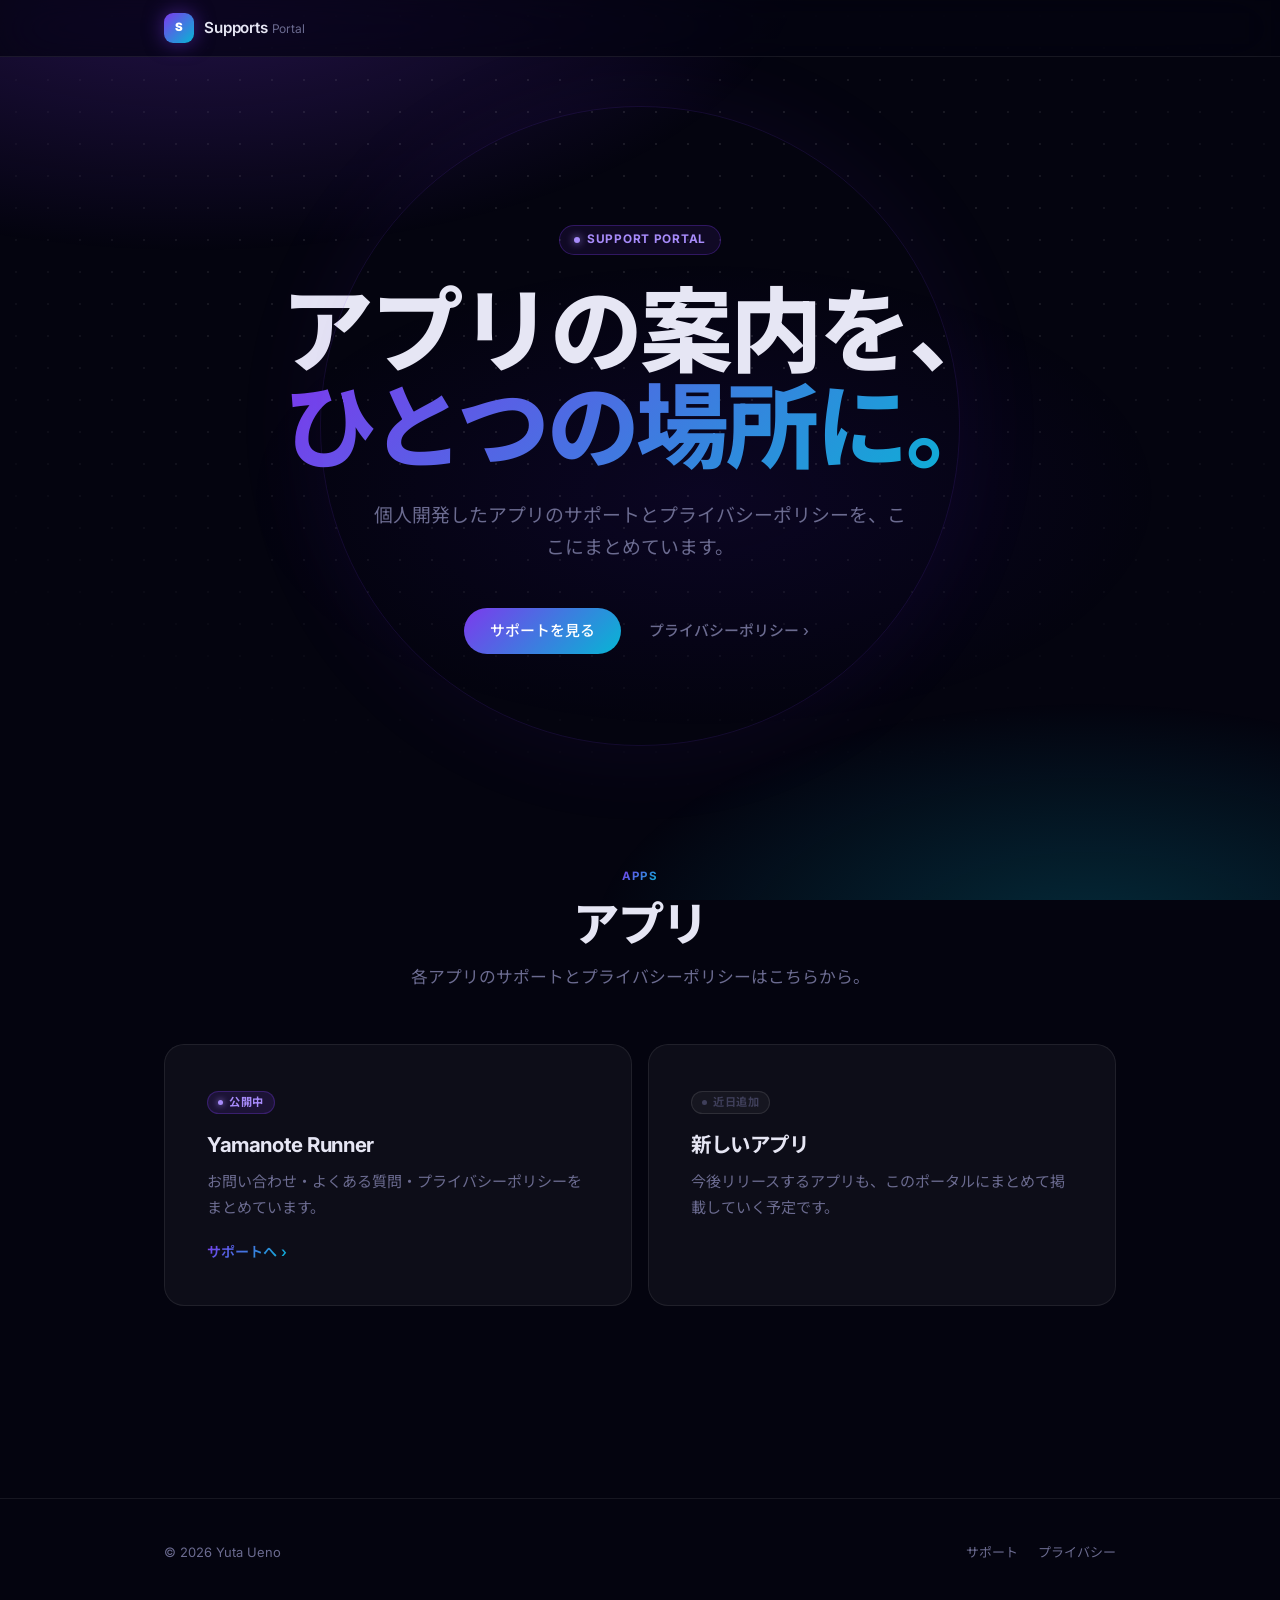
<file: index.html>
<!doctype html>
<html lang="ja">
  <head>
    <meta charset="utf-8">
    <meta name="viewport" content="width=device-width, initial-scale=1">
    <title>Supports｜アプリサポート</title>
    <meta name="description" content="個人開発アプリのサポートとプライバシーポリシーをまとめたポータル。">
    <link rel="canonical" href="https://yuta-u-tech.github.io/Supports/">
    <link rel="icon" href="assets/favicon.svg" type="image/svg+xml">
    <link rel="apple-touch-icon" href="assets/apple-touch-icon.png">
    <meta property="og:type" content="website">
    <meta property="og:title" content="Supports｜アプリサポート">
    <meta property="og:description" content="個人開発アプリのサポートとプライバシーポリシーをまとめたポータル。">
    <meta property="og:url" content="https://yuta-u-tech.github.io/Supports/">
    <meta property="og:image" content="https://yuta-u-tech.github.io/Supports/assets/og.png">
    <meta name="twitter:card" content="summary_large_image">
    <link rel="stylesheet" href="assets/styles.css">
  </head>
  <body>
    <header class="nav">
      <div class="nav-inner">
        <a class="nav-brand" href="./">
          <span class="nav-logo" aria-hidden="true">S</span>
          <span class="nav-name">Supports<span class="nav-sub">&thinsp;Portal</span></span>
        </a>
      </div>
    </header>

    <main>
      <section class="hero">
        <div class="hero-inner">
          <p class="eyebrow reveal reveal-1">Support Portal</p>
          <h1 class="hero-title reveal reveal-2">
            アプリの案内を、<br>
            <span class="gradient-text">ひとつの場所に。</span>
          </h1>
          <p class="hero-lead reveal reveal-3">
            個人開発したアプリのサポートとプライバシーポリシーを、ここにまとめています。
          </p>
          <div class="actions reveal reveal-3">
            <a class="btn btn-primary" href="apps/yamanote-runner/">サポートを見る</a>
            <a class="btn btn-text" href="apps/yamanote-runner/privacy/">プライバシーポリシー&nbsp;›</a>
          </div>
        </div>
      </section>

      <section class="section">
        <div class="container">
          <header class="section-head center reveal reveal-1">
            <p class="label">Apps</p>
            <h2>アプリ</h2>
            <p class="section-sub">
              各アプリのサポートとプライバシーポリシーはこちらから。
            </p>
          </header>

          <div class="grid">
            <a class="card reveal reveal-2" href="apps/yamanote-runner/">
              <span class="badge">公開中</span>
              <h3>Yamanote Runner</h3>
              <p>
                お問い合わせ・よくある質問・プライバシーポリシーをまとめています。
              </p>
              <span class="card-link">サポートへ&nbsp;›</span>
            </a>

            <article class="card reveal reveal-3">
              <span class="badge alt">近日追加</span>
              <h3>新しいアプリ</h3>
              <p>
                今後リリースするアプリも、このポータルにまとめて掲載していく予定です。
              </p>
            </article>
          </div>
        </div>
      </section>
    </main>

    <footer class="footer">
      <div class="container footer-inner">
        <span>© 2026 Yuta Ueno</span>
        <nav class="footer-links" aria-label="フッターナビゲーション">
          <a href="apps/yamanote-runner/">サポート</a>
          <a href="apps/yamanote-runner/privacy/">プライバシー</a>
        </nav>
      </div>
    </footer>

    <script>
      const io = new IntersectionObserver(
        entries => entries.forEach(e => { if (e.isIntersecting) { e.target.classList.add('visible'); io.unobserve(e.target); } }),
        { threshold: 0.12 }
      );
      document.querySelectorAll('.reveal').forEach(el => io.observe(el));
    </script>
  </body>
</html>
</file>
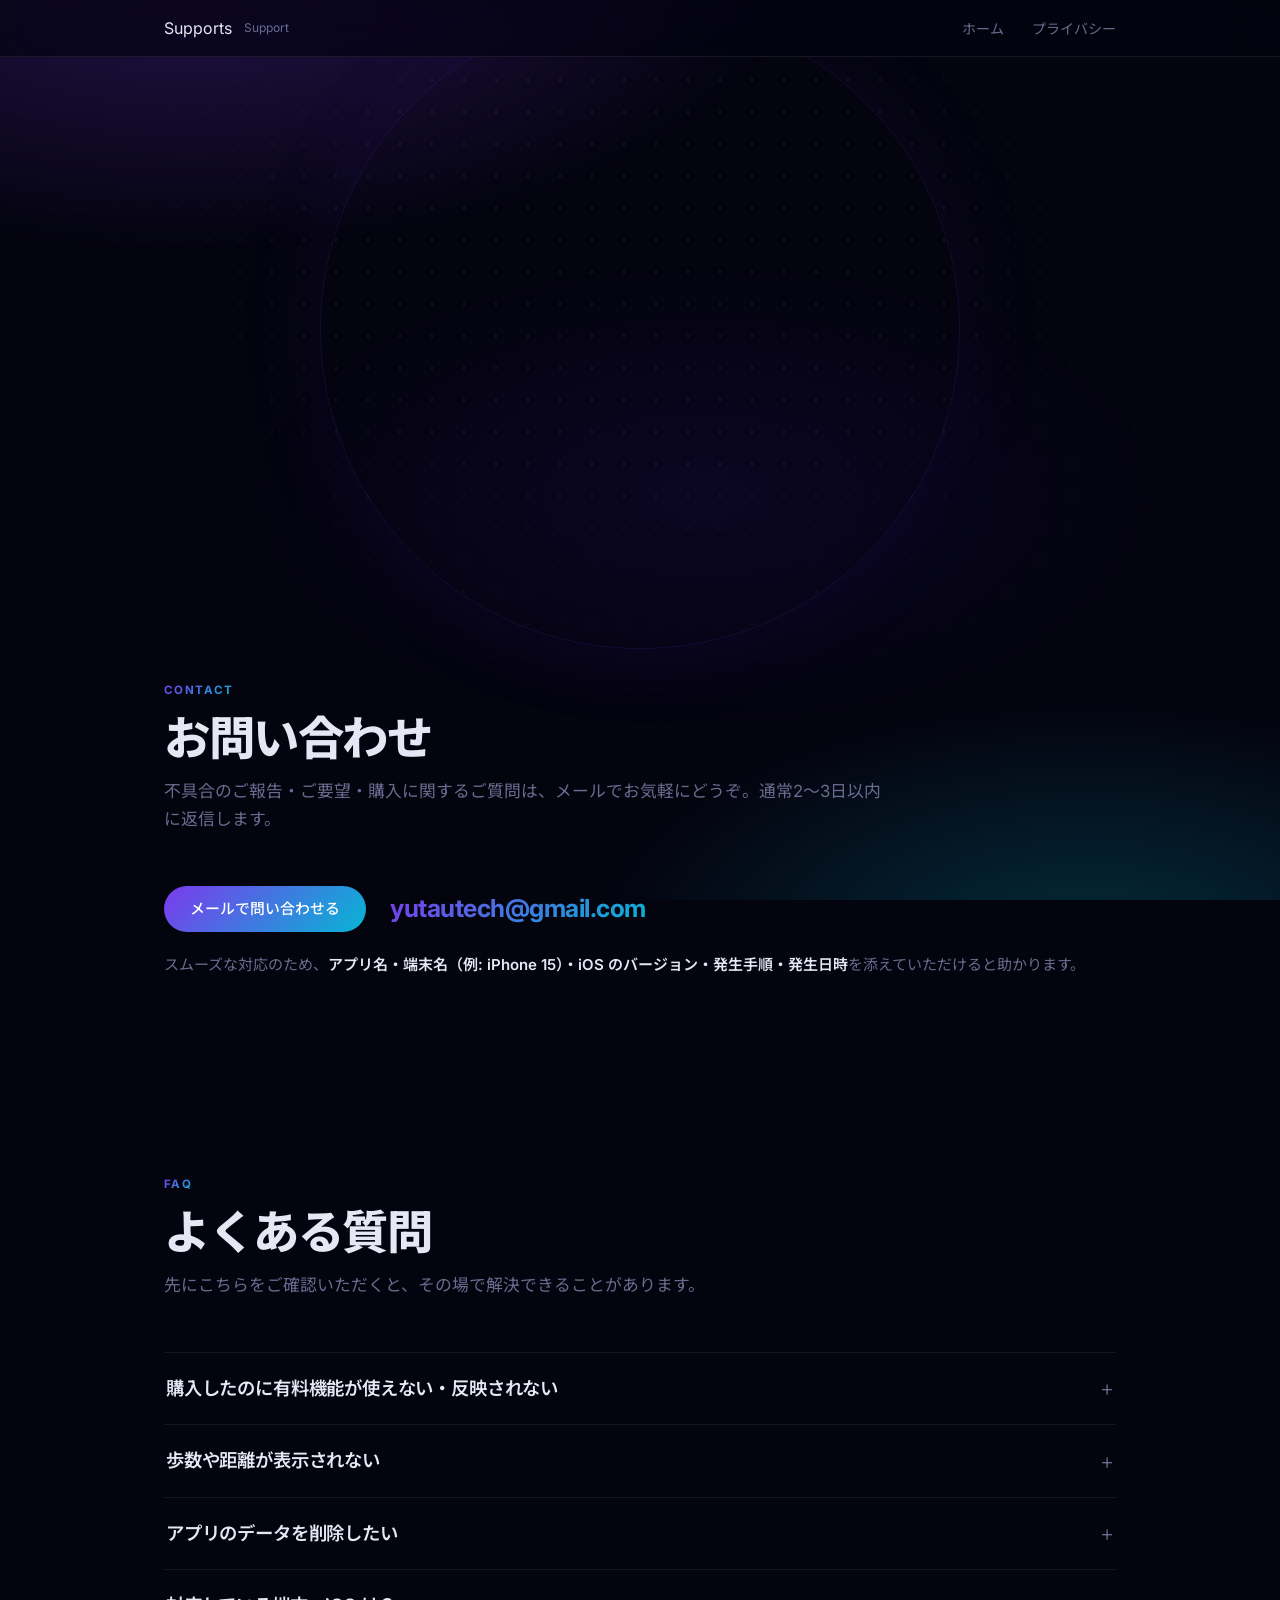
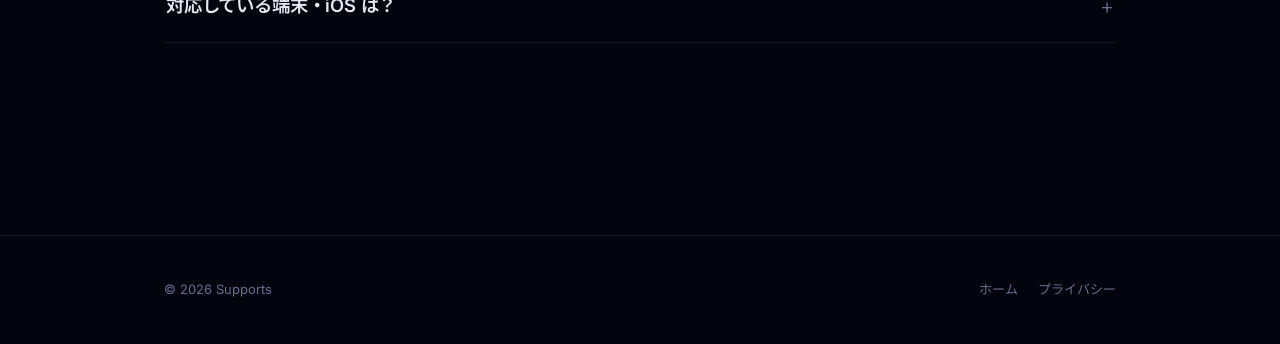
<file: support/index.html>
<!doctype html>
<html lang="ja">
  <head>
    <meta charset="utf-8">
    <meta name="viewport" content="width=device-width, initial-scale=1">
    <title>サポート | Supports</title>
    <meta name="description" content="アプリのお問い合わせ窓口と、よくある質問（サブスクの復元、ヘルスケアの権限、データ削除、動作環境）。">
    <link rel="stylesheet" href="../assets/styles.css">
  </head>
  <body>
    <header class="nav">
      <div class="nav-inner">
        <a class="nav-brand" href="../">Supports<span class="nav-sub">Support</span></a>
        <nav class="nav-links" aria-label="メインナビゲーション">
          <a href="../">ホーム</a>
          <a href="../privacy/">プライバシー</a>
        </nav>
      </div>
    </header>

    <main>
      <section class="hero">
        <div class="hero-inner">
          <p class="eyebrow reveal reveal-1">Support</p>
          <h1 class="hero-title reveal reveal-2">サポート</h1>
          <p class="hero-lead reveal reveal-3">
            アプリの使い方や不具合について、お問い合わせ先とよくある質問をまとめています。
          </p>
        </div>
      </section>

      <section class="section">
        <div class="container">
          <header class="section-head">
            <p class="label">Contact</p>
            <h2>お問い合わせ</h2>
            <p class="section-sub">
              不具合のご報告・ご要望・購入に関するご質問は、メールでお気軽にどうぞ。通常2〜3日以内に返信します。
            </p>
          </header>

          <div class="contact">
            <a class="btn btn-primary" href="mailto:yutautech@gmail.com?subject=%E3%82%A2%E3%83%97%E3%83%AA%E3%81%AE%E3%81%8A%E5%95%8F%E3%81%84%E5%90%88%E3%82%8F%E3%81%9B">メールで問い合わせる</a>
            <a class="contact-mail" href="mailto:yutautech@gmail.com">yutautech@gmail.com</a>
          </div>

          <p class="note">
            スムーズな対応のため、<strong>アプリ名・端末名（例: iPhone 15）・iOS のバージョン・発生手順・発生日時</strong>を添えていただけると助かります。
          </p>
        </div>
      </section>

      <section class="section">
        <div class="container">
          <header class="section-head">
            <p class="label">FAQ</p>
            <h2>よくある質問</h2>
            <p class="section-sub">
              先にこちらをご確認いただくと、その場で解決できることがあります。
            </p>
          </header>

          <div class="faq">
            <details>
              <summary>購入したのに有料機能が使えない・反映されない</summary>
              <div class="faq-a">
                <p>
                  まずアプリ内の「購入を復元」をお試しください。サブスクリプションや買い切りの購入は、これで元の状態に戻せます。
                </p>
                <p>
                  それでも反映されない場合は、App Store にサインイン中の Apple ID が購入時と同じものかをご確認のうえ、上記のメール窓口までご連絡ください。
                </p>
              </div>
            </details>

            <details>
              <summary>歩数や距離が表示されない</summary>
              <div class="faq-a">
                <p>
                  ヘルスケアの読み取りが許可されていない可能性があります。iPhone の「設定 → アプリ → 該当アプリ → ヘルスケア」、または「ヘルスケア」アプリの「共有 → App」から、<strong>歩数</strong>と<strong>ウォーキング＋ランニングの距離</strong>の読み取りが ON になっているかご確認ください。
                </p>
                <p>
                  初回の許可ダイアログで「許可しない」を選んだ場合も、上記の手順から後で有効にできます。
                </p>
              </div>
            </details>

            <details>
              <summary>アプリのデータを削除したい</summary>
              <div class="faq-a">
                <p>
                  アプリが保存した設定や履歴は端末内に保存されており、アプリをアンインストールすると一緒に削除されます。
                </p>
                <p>
                  歩数などのヘルスデータは「ヘルスケア」アプリ側に保存されているため、アプリを削除しても残ります。これらを消す場合は「ヘルスケア」アプリから個別に削除してください。
                </p>
              </div>
            </details>

            <details>
              <summary>対応している端末・iOS は？</summary>
              <div class="faq-a">
                <p>
                  iPhone でご利用いただけます。動作は <strong>iOS 17.0 以降</strong>で保証しています。歩数・距離の記録には、ヘルスケア（HealthKit）に対応した iPhone が必要です。
                </p>
              </div>
            </details>
          </div>
        </div>
      </section>
    </main>

    <footer class="footer">
      <div class="container footer-inner">
        <span>© 2026 Supports</span>
        <nav class="footer-links" aria-label="フッターナビゲーション">
          <a href="../">ホーム</a>
          <a href="../privacy/">プライバシー</a>
        </nav>
      </div>
    </footer>
  </body>
</html>
</file>
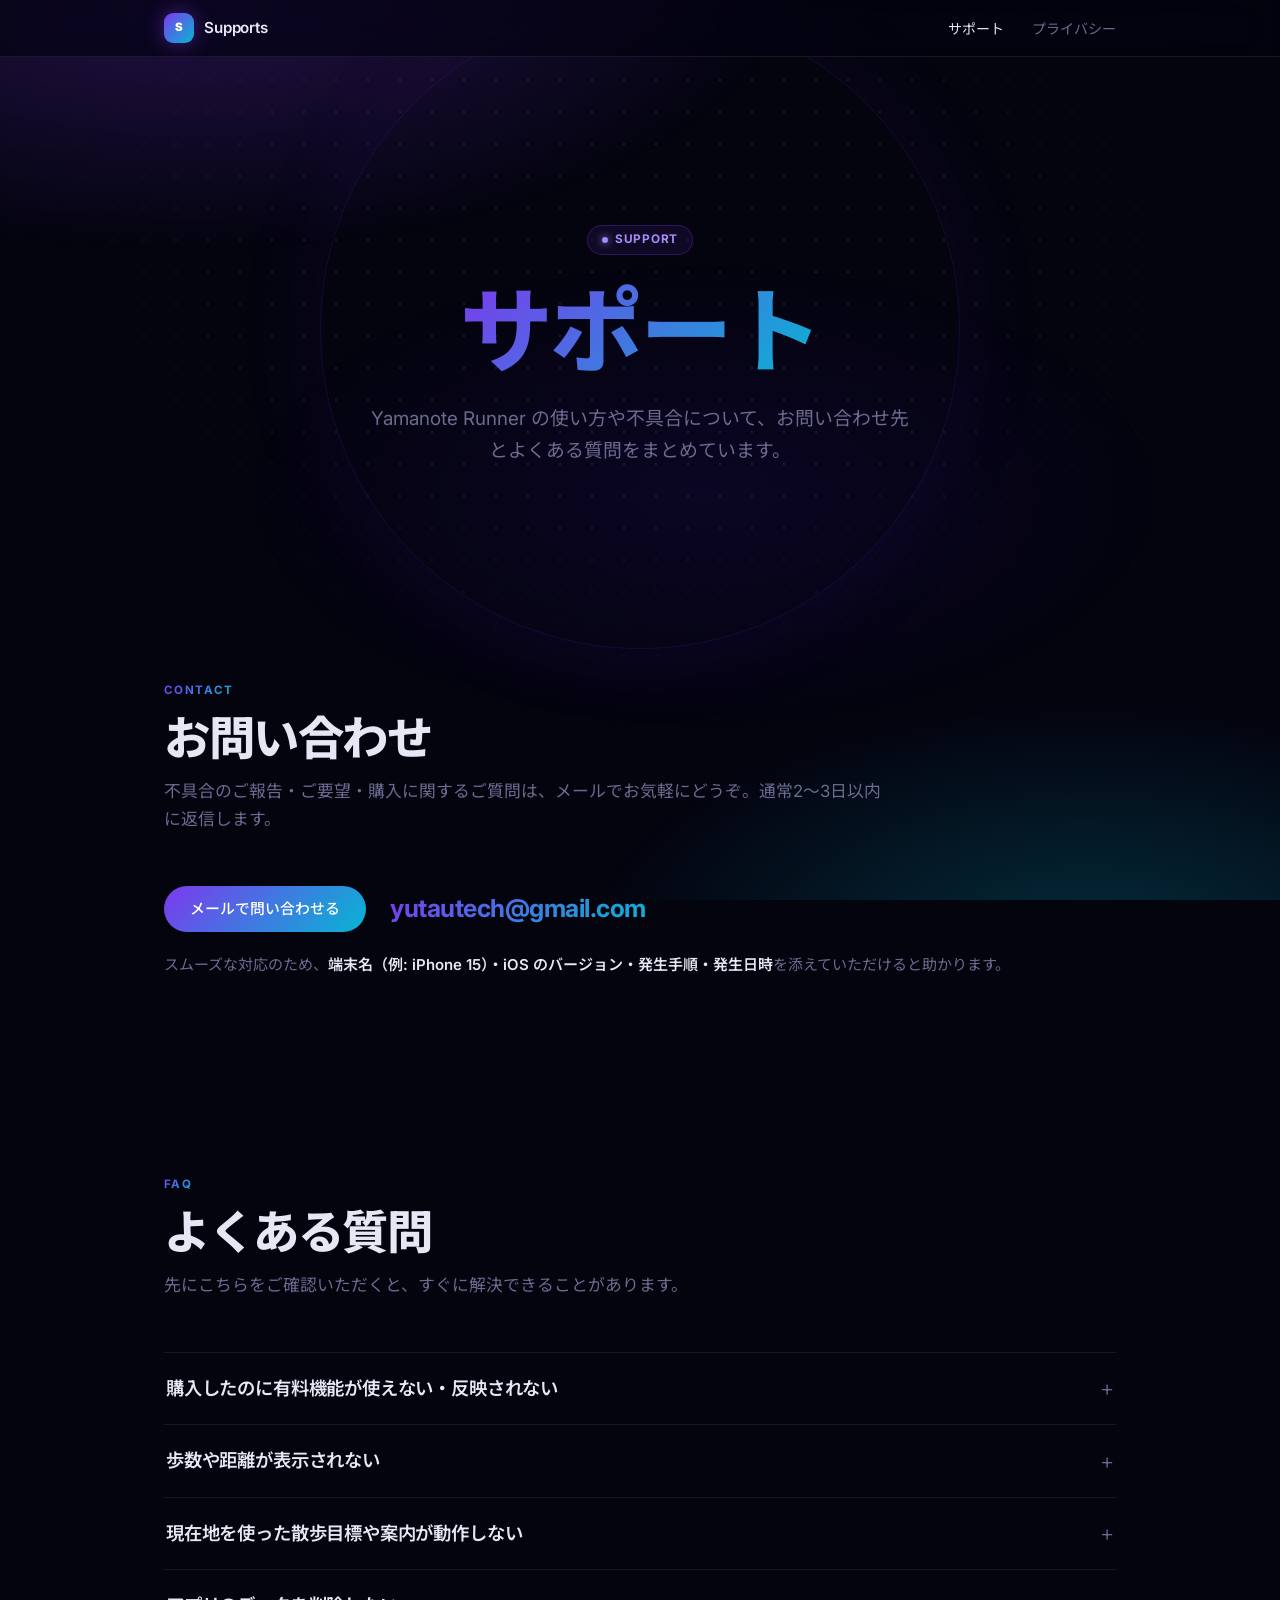
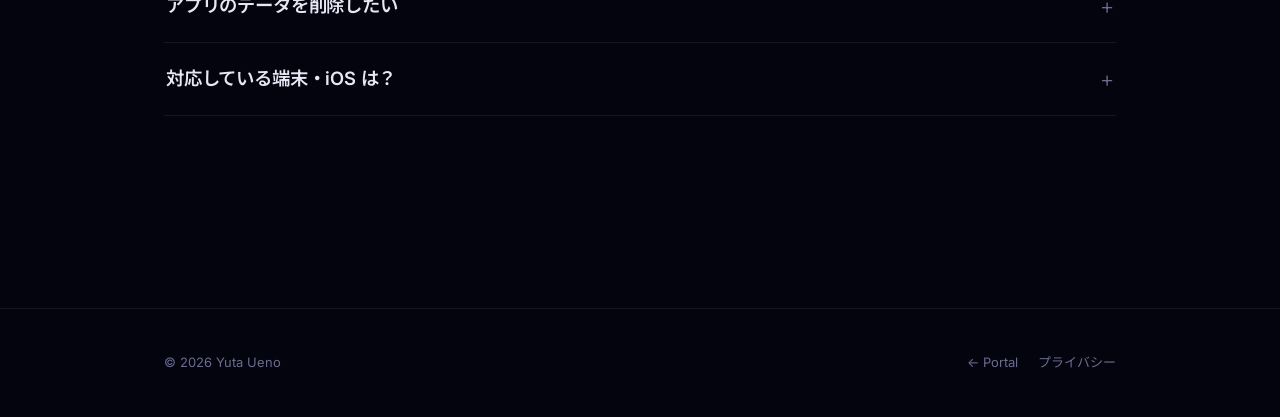
<file: apps/yamanote-runner/index.html>
<!doctype html>
<html lang="ja">
  <head>
    <meta charset="utf-8">
    <meta name="viewport" content="width=device-width, initial-scale=1">
    <title>サポート｜Yamanote Runner</title>
    <meta name="description" content="Yamanote Runner のお問い合わせ窓口と、よくある質問（サブスクの復元、ヘルスケアの権限、データ削除、動作環境）。">
    <link rel="canonical" href="https://yuta-u-tech.github.io/Supports/apps/yamanote-runner/">
    <link rel="icon" href="../../assets/favicon.svg" type="image/svg+xml">
    <link rel="apple-touch-icon" href="../../assets/apple-touch-icon.png">
    <meta property="og:type" content="website">
    <meta property="og:title" content="サポート｜Yamanote Runner">
    <meta property="og:description" content="Yamanote Runner のお問い合わせとよくある質問。">
    <meta property="og:url" content="https://yuta-u-tech.github.io/Supports/apps/yamanote-runner/">
    <meta property="og:image" content="https://yuta-u-tech.github.io/Supports/assets/og.png">
    <meta name="twitter:card" content="summary_large_image">
    <link rel="stylesheet" href="../../assets/styles.css">
  </head>
  <body>
    <header class="nav">
      <div class="nav-inner">
        <a class="nav-brand" href="../../">
          <span class="nav-logo" aria-hidden="true">S</span>
          <span class="nav-name">Supports</span>
        </a>
        <nav class="nav-links" aria-label="アプリ内ナビゲーション">
          <a href="./" aria-current="page">サポート</a>
          <a href="privacy/">プライバシー</a>
        </nav>
      </div>
    </header>

    <main>
      <section class="hero">
        <div class="hero-inner">
          <p class="eyebrow reveal reveal-1">Support</p>
          <h1 class="hero-title reveal reveal-2"><span class="gradient-text">サポート</span></h1>
          <p class="hero-lead reveal reveal-3">
            Yamanote Runner の使い方や不具合について、お問い合わせ先とよくある質問をまとめています。
          </p>
        </div>
      </section>

      <section class="section">
        <div class="container">
          <header class="section-head reveal reveal-1">
            <p class="label">Contact</p>
            <h2>お問い合わせ</h2>
            <p class="section-sub">
              不具合のご報告・ご要望・購入に関するご質問は、メールでお気軽にどうぞ。通常2〜3日以内に返信します。
            </p>
          </header>

          <div class="contact reveal reveal-2">
            <a class="btn btn-primary" href="mailto:yutautech@gmail.com?subject=Yamanote%20Runner%20%E3%81%AE%E3%81%8A%E5%95%8F%E3%81%84%E5%90%88%E3%82%8F%E3%81%9B">メールで問い合わせる</a>
            <a class="contact-mail" href="mailto:yutautech@gmail.com">yutautech@gmail.com</a>
          </div>

          <p class="note reveal reveal-3">
            スムーズな対応のため、<strong>端末名（例: iPhone 15）・iOS のバージョン・発生手順・発生日時</strong>を添えていただけると助かります。
          </p>
        </div>
      </section>

      <section class="section">
        <div class="container">
          <header class="section-head reveal reveal-1">
            <p class="label">FAQ</p>
            <h2>よくある質問</h2>
            <p class="section-sub">
              先にこちらをご確認いただくと、すぐに解決できることがあります。
            </p>
          </header>

          <div class="faq reveal reveal-2">
            <details>
              <summary>購入したのに有料機能が使えない・反映されない</summary>
              <div class="faq-a">
                <p>
                  まずアプリ内の「購入を復元」をお試しください。サブスクリプションや買い切りの購入は、これで元の状態に戻せます。
                </p>
                <p>
                  それでも反映されない場合は、App Store にサインイン中の Apple ID が購入時と同じものかをご確認のうえ、上記のメール窓口までご連絡ください。
                </p>
              </div>
            </details>

            <details>
              <summary>歩数や距離が表示されない</summary>
              <div class="faq-a">
                <p>
                  ヘルスケアの読み取りが許可されていない可能性があります。iPhone の「設定 → アプリ → Yamanote Runner → ヘルスケア」、または「ヘルスケア」アプリの「共有 → App」から、<strong>歩数</strong>と<strong>ウォーキング＋ランニングの距離</strong>の読み取りが ON になっているかご確認ください。
                </p>
                <p>
                  初回の許可ダイアログで「許可しない」を選んだ場合も、上記の手順から後で有効にできます。
                </p>
              </div>
            </details>

            <details>
              <summary>現在地を使った散歩目標や案内が動作しない</summary>
              <div class="faq-a">
                <p>
                  散歩目標の検索と目的地までの案内には位置情報の許可が必要です。iPhone の「設定 → アプリ → Yamanote Runner → 位置情報」で、<strong>「使用中のみ許可」</strong>になっているかご確認ください。
                </p>
                <p>
                  屋内や地下では GPS の精度が下がり、現在地や残り距離の表示が不安定になることがあります。
                </p>
              </div>
            </details>

            <details>
              <summary>アプリのデータを削除したい</summary>
              <div class="faq-a">
                <p>
                  アプリが保存した設定や履歴は端末内に保存されており、アプリをアンインストールすると一緒に削除されます。
                </p>
                <p>
                  歩数などのヘルスデータは「ヘルスケア」アプリに保存されているため、アプリを削除しても残ります。これらを消す場合は「ヘルスケア」アプリから個別に削除してください。
                </p>
              </div>
            </details>

            <details>
              <summary>対応している端末・iOS は？</summary>
              <div class="faq-a">
                <p>
                  iPhone でご利用いただけます。動作は <strong>iOS 17.0 以降</strong>で保証しています。歩数・距離の記録には、ヘルスケア（HealthKit）に対応した iPhone が必要です。
                </p>
              </div>
            </details>
          </div>
        </div>
      </section>
    </main>

    <footer class="footer">
      <div class="container footer-inner">
        <span>© 2026 Yuta Ueno</span>
        <nav class="footer-links" aria-label="フッターナビゲーション">
          <a href="../../">← Portal</a>
          <a href="privacy/">プライバシー</a>
        </nav>
      </div>
    </footer>

    <script>
      const io = new IntersectionObserver(
        entries => entries.forEach(e => { if (e.isIntersecting) { e.target.classList.add('visible'); io.unobserve(e.target); } }),
        { threshold: 0.12 }
      );
      document.querySelectorAll('.reveal').forEach(el => io.observe(el));
    </script>
  </body>
</html>
</file>
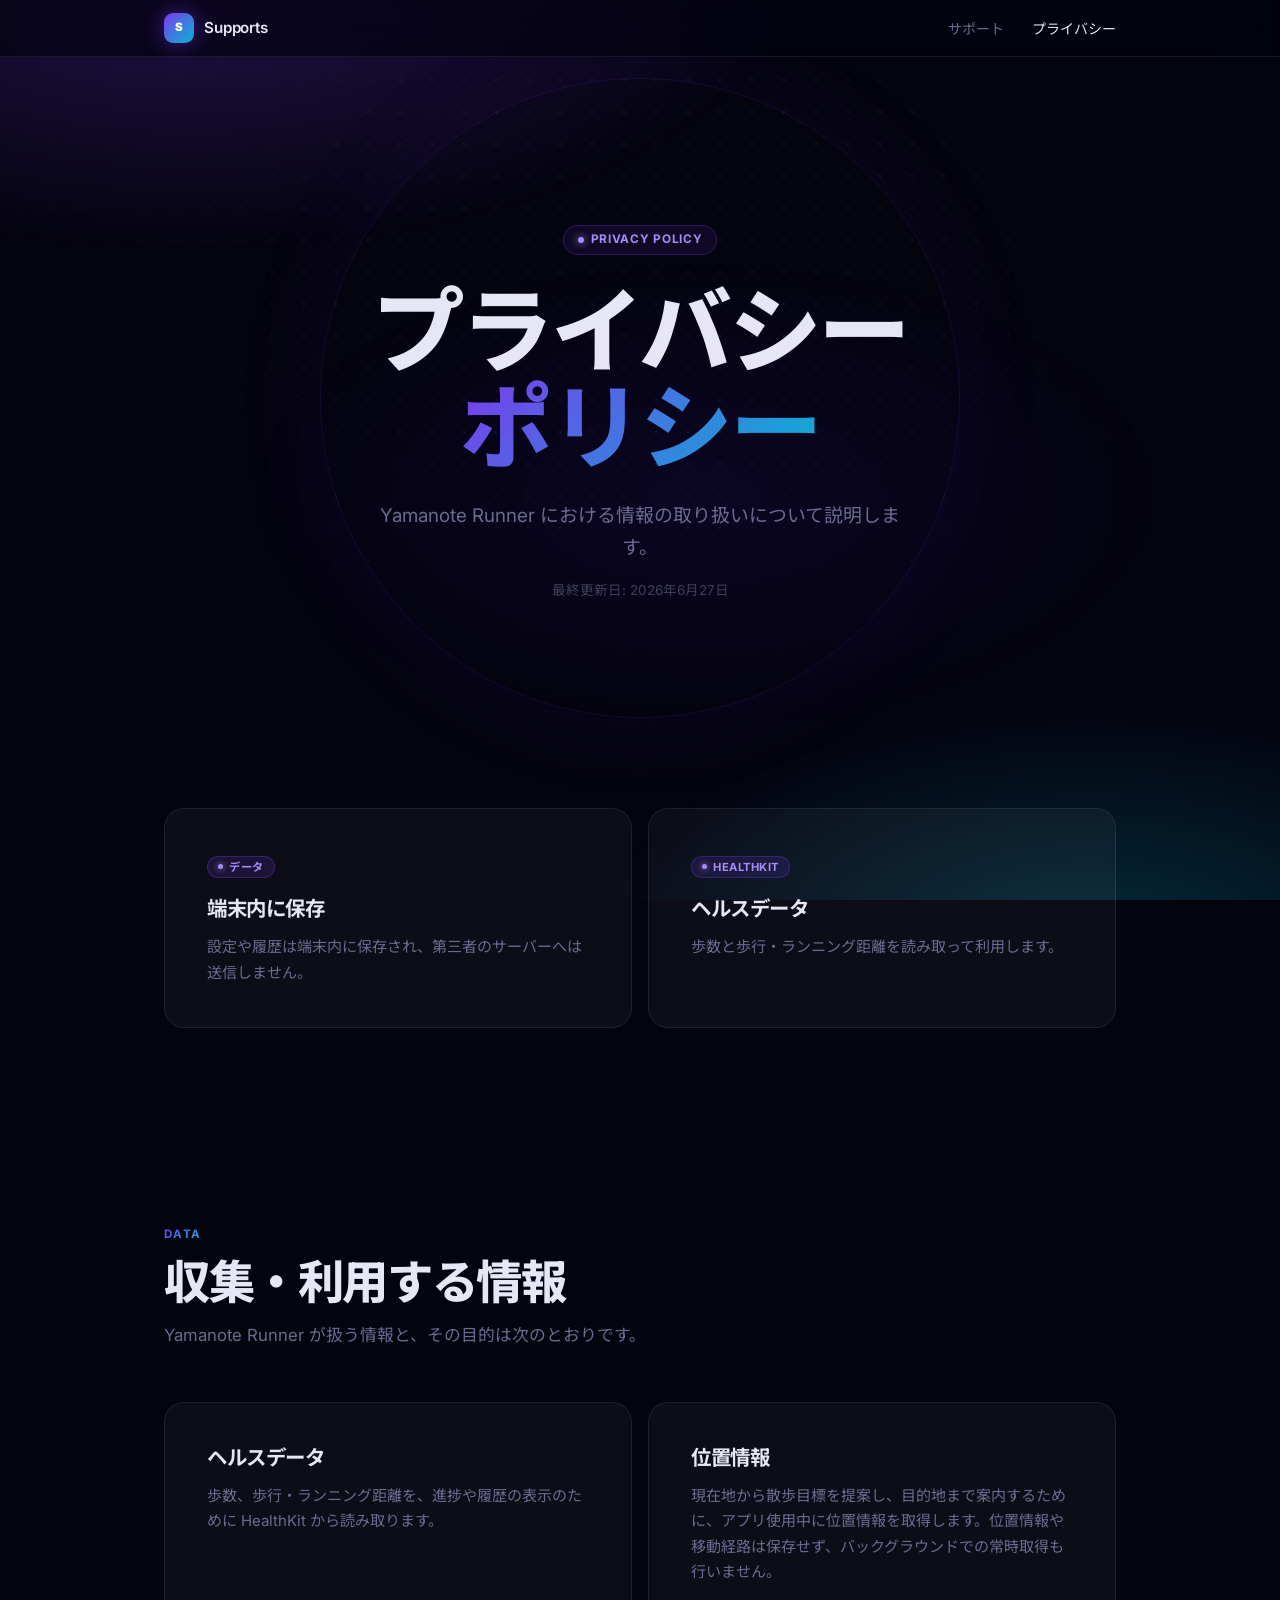
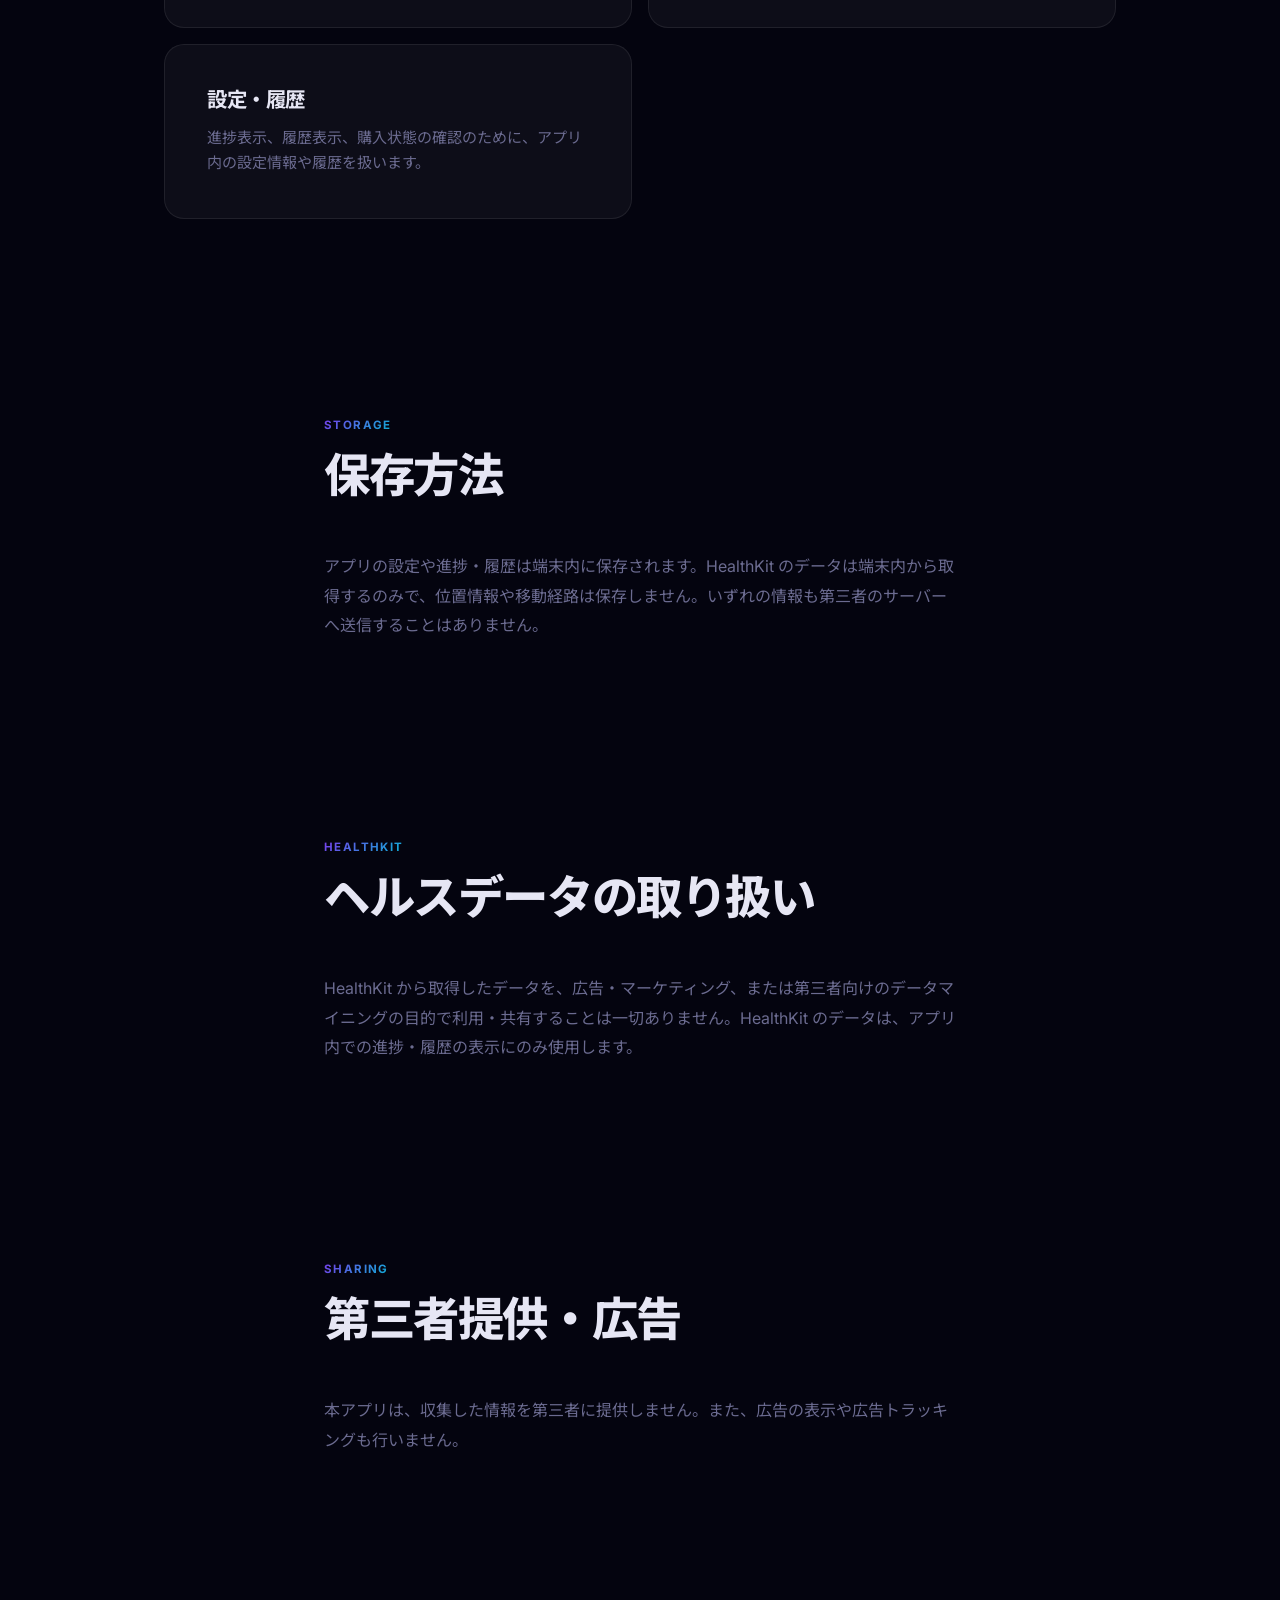
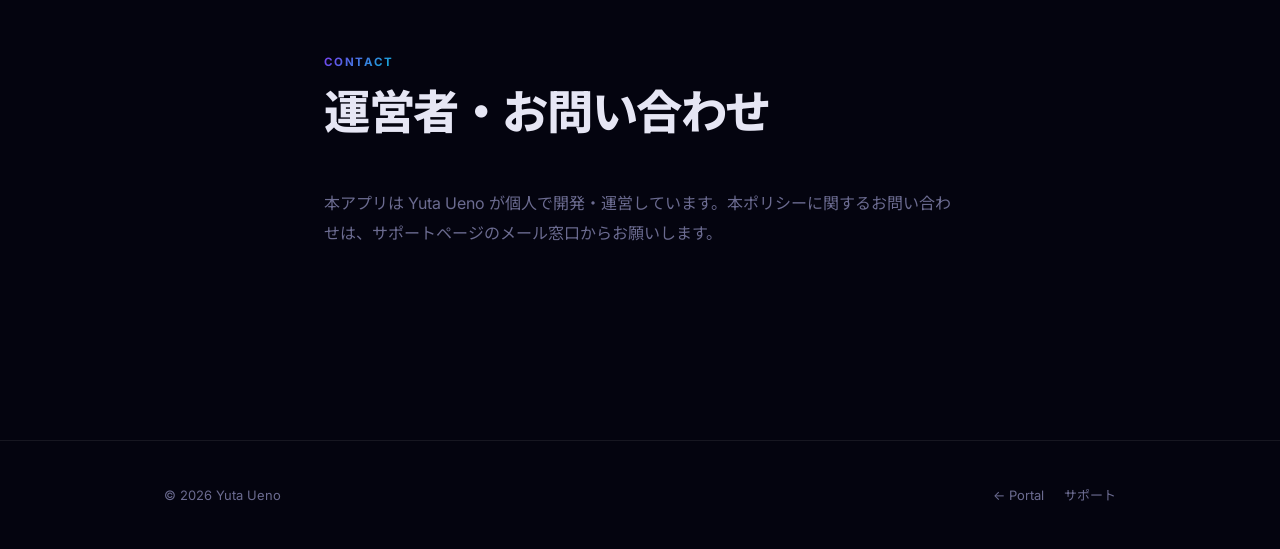
<file: apps/yamanote-runner/privacy/index.html>
<!doctype html>
<html lang="ja">
  <head>
    <meta charset="utf-8">
    <meta name="viewport" content="width=device-width, initial-scale=1">
    <title>プライバシーポリシー｜Yamanote Runner</title>
    <meta name="description" content="Yamanote Runner における情報の取り扱い（端末内保存・ヘルスケア・位置情報・第三者提供）についての説明。">
    <link rel="canonical" href="https://yuta-u-tech.github.io/Supports/apps/yamanote-runner/privacy/">
    <link rel="icon" href="../../../assets/favicon.svg" type="image/svg+xml">
    <link rel="apple-touch-icon" href="../../../assets/apple-touch-icon.png">
    <meta property="og:type" content="website">
    <meta property="og:title" content="プライバシーポリシー｜Yamanote Runner">
    <meta property="og:description" content="Yamanote Runner における情報の取り扱いについての説明。">
    <meta property="og:url" content="https://yuta-u-tech.github.io/Supports/apps/yamanote-runner/privacy/">
    <meta property="og:image" content="https://yuta-u-tech.github.io/Supports/assets/og.png">
    <meta name="twitter:card" content="summary_large_image">
    <link rel="stylesheet" href="../../../assets/styles.css">
  </head>
  <body>
    <header class="nav">
      <div class="nav-inner">
        <a class="nav-brand" href="../../../">
          <span class="nav-logo" aria-hidden="true">S</span>
          <span class="nav-name">Supports</span>
        </a>
        <nav class="nav-links" aria-label="アプリ内ナビゲーション">
          <a href="../">サポート</a>
          <a href="./" aria-current="page">プライバシー</a>
        </nav>
      </div>
    </header>

    <main>
      <section class="hero">
        <div class="hero-inner">
          <p class="eyebrow reveal reveal-1">Privacy Policy</p>
          <h1 class="hero-title reveal reveal-2">プライバシー<br><span class="gradient-text">ポリシー</span></h1>
          <p class="hero-lead reveal reveal-3">
            Yamanote Runner における情報の取り扱いについて説明します。
          </p>
          <p class="meta reveal reveal-3">最終更新日: 2026年6月27日</p>
        </div>
      </section>

      <section class="section">
        <div class="container">
          <div class="grid">
            <article class="card reveal reveal-1">
              <span class="badge">データ</span>
              <h3>端末内に保存</h3>
              <p>設定や履歴は端末内に保存され、第三者のサーバーへは送信しません。</p>
            </article>
            <article class="card reveal reveal-2">
              <span class="badge">HealthKit</span>
              <h3>ヘルスデータ</h3>
              <p>歩数と歩行・ランニング距離を読み取って利用します。</p>
            </article>
          </div>
        </div>
      </section>

      <section class="section">
        <div class="container">
          <header class="section-head reveal reveal-1">
            <p class="label">Data</p>
            <h2>収集・利用する情報</h2>
            <p class="section-sub">
              Yamanote Runner が扱う情報と、その目的は次のとおりです。
            </p>
          </header>
          <div class="grid">
            <article class="card reveal reveal-2">
              <h3>ヘルスデータ</h3>
              <p>歩数、歩行・ランニング距離を、進捗や履歴の表示のために HealthKit から読み取ります。</p>
            </article>
            <article class="card reveal reveal-3">
              <h3>位置情報</h3>
              <p>現在地から散歩目標を提案し、目的地まで案内するために、アプリ使用中に位置情報を取得します。位置情報や移動経路は保存せず、バックグラウンドでの常時取得も行いません。</p>
            </article>
            <article class="card reveal reveal-4">
              <h3>設定・履歴</h3>
              <p>進捗表示、履歴表示、購入状態の確認のために、アプリ内の設定情報や履歴を扱います。</p>
            </article>
          </div>
        </div>
      </section>

      <section class="section">
        <div class="container prose">
          <header class="section-head reveal reveal-1">
            <p class="label">Storage</p>
            <h2>保存方法</h2>
          </header>
          <p class="reveal reveal-2">
            アプリの設定や進捗・履歴は端末内に保存されます。HealthKit のデータは端末内から取得するのみで、位置情報や移動経路は保存しません。いずれの情報も第三者のサーバーへ送信することはありません。
          </p>
        </div>
      </section>

      <section class="section">
        <div class="container prose">
          <header class="section-head reveal reveal-1">
            <p class="label">HealthKit</p>
            <h2>ヘルスデータの取り扱い</h2>
          </header>
          <p class="reveal reveal-2">
            HealthKit から取得したデータを、広告・マーケティング、または第三者向けのデータマイニングの目的で利用・共有することは一切ありません。HealthKit のデータは、アプリ内での進捗・履歴の表示にのみ使用します。
          </p>
        </div>
      </section>

      <section class="section">
        <div class="container prose">
          <header class="section-head reveal reveal-1">
            <p class="label">Sharing</p>
            <h2>第三者提供・広告</h2>
          </header>
          <p class="reveal reveal-2">
            本アプリは、収集した情報を第三者に提供しません。また、広告の表示や広告トラッキングも行いません。
          </p>
        </div>
      </section>

      <section class="section">
        <div class="container prose">
          <header class="section-head reveal reveal-1">
            <p class="label">Contact</p>
            <h2>運営者・お問い合わせ</h2>
          </header>
          <p class="reveal reveal-2">
            本アプリは Yuta Ueno が個人で開発・運営しています。本ポリシーに関するお問い合わせは、<a href="../">サポートページ</a>のメール窓口からお願いします。
          </p>
        </div>
      </section>
    </main>

    <footer class="footer">
      <div class="container footer-inner">
        <span>© 2026 Yuta Ueno</span>
        <nav class="footer-links" aria-label="フッターナビゲーション">
          <a href="../../../">← Portal</a>
          <a href="../">サポート</a>
        </nav>
      </div>
    </footer>

    <script>
      const io = new IntersectionObserver(
        entries => entries.forEach(e => { if (e.isIntersecting) { e.target.classList.add('visible'); io.unobserve(e.target); } }),
        { threshold: 0.12 }
      );
      document.querySelectorAll('.reveal').forEach(el => io.observe(el));
    </script>
  </body>
</html>
</file>
<file: assets/styles.css>
@import url('https://fonts.googleapis.com/css2?family=Inter:ital,opsz,wght@0,14..32,300..900;1,14..32,300..900&family=Noto+Sans+JP:wght@300;400;500;700;900&display=swap');

/* ============================================================
   VARIABLES
   ============================================================ */
:root {
  --bg:            #04040f;
  --surface:       rgba(255, 255, 255, 0.04);
  --surface-hover: rgba(255, 255, 255, 0.072);
  --text:          #e6e6f4;
  --muted:         #6b6b90;
  --dim:           #3f3f5a;

  --border:        rgba(255, 255, 255, 0.08);
  --border-hover:  rgba(139, 92, 246, 0.45);

  /* brand gradient — violet → sky */
  --g1: #7c3aed;
  --g2: #06b6d4;
  --grad: linear-gradient(135deg, var(--g1) 0%, var(--g2) 100%);

  --glow-v: rgba(124, 58, 237, 0.38);
  --glow-b: rgba(6, 182, 212, 0.22);

  --radius:    20px;
  --radius-sm: 10px;
  --ease:      cubic-bezier(0.4, 0, 0.2, 1);
  --spring:    cubic-bezier(0.34, 1.56, 0.64, 1);
  --maxw:      1000px;
  --pad:       24px;
}

/* ============================================================
   RESET
   ============================================================ */
*, *::before, *::after { box-sizing: border-box; }

html {
  -webkit-font-smoothing: antialiased;
  text-rendering: optimizeLegibility;
  font-family: 'Inter', 'Noto Sans JP', -apple-system, BlinkMacSystemFont, sans-serif;
  line-height: 1.5;
  color: var(--text);
  background: var(--bg);
}

body {
  margin: 0;
  min-height: 100vh;
  overflow-x: hidden;
}

a { color: inherit; text-decoration: none; }
p { margin: 0; }

:focus-visible {
  outline: 2px solid var(--g1);
  outline-offset: 3px;
  border-radius: 4px;
}

/* ============================================================
   BACKGROUND  (gradient mesh + grid + noise)
   ============================================================ */

/* ambient gradient orbs */
body::before {
  content: '';
  position: fixed;
  inset: 0;
  z-index: 0;
  pointer-events: none;
  background:
    radial-gradient(ellipse 80% 55% at 15%  -5%, rgba(124, 58, 237, 0.28) 0%, transparent 60%),
    radial-gradient(ellipse 65% 45% at 85% 105%, rgba(6, 182, 212, 0.22) 0%, transparent 60%),
    radial-gradient(ellipse 55% 40% at 55%  55%, rgba(88, 28, 240, 0.09) 0%, transparent 65%);
}

/* dot grid (fades to edge) */
body::after {
  content: '';
  position: fixed;
  inset: 0;
  z-index: 0;
  pointer-events: none;
  background-image: radial-gradient(rgba(255,255,255,0.09) 1px, transparent 1px);
  background-size: 32px 32px;
  mask-image: radial-gradient(ellipse 90% 80% at 50% 30%, black 30%, transparent 75%);
  -webkit-mask-image: radial-gradient(ellipse 90% 80% at 50% 30%, black 30%, transparent 75%);
}

header, main, footer { position: relative; z-index: 1; }

/* ============================================================
   LAYOUT HELPER
   ============================================================ */
.container {
  width: min(100%, var(--maxw));
  margin-inline: auto;
  padding-inline: var(--pad);
}

/* ============================================================
   NAVIGATION
   ============================================================ */
.nav {
  position: sticky;
  top: 0;
  z-index: 100;
  border-bottom: 1px solid var(--border);
  background: rgba(4, 4, 15, 0.72);
  backdrop-filter: blur(28px) saturate(160%);
  -webkit-backdrop-filter: blur(28px) saturate(160%);
}

.nav-inner {
  display: flex;
  align-items: center;
  justify-content: space-between;
  gap: 16px;
  height: 56px;
  width: min(100%, var(--maxw));
  margin-inline: auto;
  padding-inline: var(--pad);
}

.nav-brand {
  display: inline-flex;
  align-items: center;
  gap: 10px;
}

.nav-brand:hover { text-decoration: none; }

/* gradient square logo mark */
.nav-logo {
  width: 30px;
  height: 30px;
  border-radius: 9px;
  background: var(--grad);
  display: grid;
  place-items: center;
  font-size: 0.72rem;
  font-weight: 900;
  color: #fff;
  letter-spacing: -0.05em;
  flex-shrink: 0;
  box-shadow: 0 0 20px rgba(124, 58, 237, 0.5);
}

.nav-name {
  font-size: 0.95rem;
  font-weight: 600;
  letter-spacing: -0.01em;
  color: var(--text);
}

.nav-sub {
  font-size: 0.75rem;
  font-weight: 400;
  color: var(--muted);
  margin-left: 2px;
}

.nav-links {
  display: flex;
  gap: clamp(14px, 3vw, 28px);
}

.nav-links a {
  display: inline-flex;
  align-items: center;
  min-height: 44px;
  font-size: 0.875rem;
  font-weight: 400;
  color: var(--muted);
  transition: color 0.2s var(--ease);
}

.nav-links a:hover,
.nav-links a[aria-current="page"] { color: var(--text); }

/* ============================================================
   HERO
   ============================================================ */
.hero {
  text-align: center;
  padding: clamp(88px, 14vw, 168px) 0 clamp(64px, 9vw, 112px);
  position: relative;
}

/* faint pulsing ring */
.hero::before {
  content: '';
  position: absolute;
  top: 52%;
  left: 50%;
  translate: -50% -50%;
  width: min(640px, 90vw);
  height: min(640px, 90vw);
  border-radius: 50%;
  border: 1px solid rgba(124, 58, 237, 0.14);
  box-shadow: 0 0 100px rgba(124, 58, 237, 0.07);
  pointer-events: none;
  animation: pulse-ring 5s ease-in-out infinite;
}

@keyframes pulse-ring {
  0%, 100% { scale: 1;    opacity: 0.6; }
  50%       { scale: 1.06; opacity: 1;   }
}

.hero-inner {
  width: min(100%, 880px);
  margin-inline: auto;
  padding-inline: var(--pad);
}

/* pill badge */
.eyebrow {
  display: inline-flex;
  align-items: center;
  gap: 7px;
  margin: 0 0 28px;
  padding: 5px 14px;
  border-radius: 999px;
  border: 1px solid rgba(124, 58, 237, 0.3);
  background: rgba(124, 58, 237, 0.1);
  font-size: 0.74rem;
  font-weight: 700;
  letter-spacing: 0.06em;
  text-transform: uppercase;
  color: #a78bfa;
}

.eyebrow::before {
  content: '';
  width: 6px;
  height: 6px;
  border-radius: 50%;
  background: #a78bfa;
  box-shadow: 0 0 8px #a78bfa;
  animation: blink 2.4s ease-in-out infinite;
}

@keyframes blink {
  0%, 100% { opacity: 1;   }
  50%       { opacity: 0.2; }
}

.hero-title {
  margin: 0;
  font-size: clamp(2.8rem, 8.5vw, 5.8rem);
  line-height: 1.04;
  letter-spacing: -0.035em;
  font-weight: 800;
  color: var(--text);
}

.gradient-text {
  background: var(--grad);
  -webkit-background-clip: text;
  -webkit-text-fill-color: transparent;
  background-clip: text;
}

.hero-lead {
  margin: 24px auto 0;
  max-width: 540px;
  font-size: clamp(1rem, 2.2vw, 1.18rem);
  line-height: 1.7;
  color: var(--muted);
  font-weight: 400;
}

/* ============================================================
   BUTTONS
   ============================================================ */
.actions {
  display: flex;
  flex-wrap: wrap;
  justify-content: center;
  align-items: center;
  gap: 12px 20px;
  margin-top: 44px;
}

.btn {
  display: inline-flex;
  align-items: center;
  justify-content: center;
  gap: 6px;
  min-height: 46px;
  padding: 0 26px;
  border-radius: 999px;
  font-size: 0.93rem;
  font-weight: 500;
  border: none;
  cursor: pointer;
  transition:
    transform 0.22s var(--spring),
    box-shadow 0.22s var(--ease),
    opacity 0.2s;
}

.btn:hover    { transform: translateY(-2px); text-decoration: none; }
.btn:active   { transform: translateY(0px); }

/* gradient primary */
.btn-primary {
  background: var(--grad);
  color: #fff;
  position: relative;
  overflow: hidden;
}

.btn-primary::after {
  content: '';
  position: absolute;
  inset: 0;
  background: linear-gradient(135deg, rgba(255,255,255,0.18) 0%, transparent 50%);
  opacity: 0;
  transition: opacity 0.22s;
}

.btn-primary:hover {
  box-shadow: 0 8px 32px rgba(124, 58, 237, 0.5);
}

.btn-primary:hover::after { opacity: 1; }

/* ghost secondary */
.btn-text {
  color: var(--muted);
  font-size: 0.93rem;
  font-weight: 500;
  padding: 0 8px;
  background: transparent;
}

.btn-text:hover { color: var(--text); }

/* ============================================================
   SECTIONS
   ============================================================ */
.section { padding-block: clamp(48px, 8vw, 96px); }

.section-head {
  max-width: 720px;
  margin: 0 0 52px;
}

.section-head.center {
  margin-inline: auto;
  text-align: center;
}

.label {
  display: inline-block;
  margin: 0 0 14px;
  font-size: 0.72rem;
  font-weight: 700;
  letter-spacing: 0.12em;
  text-transform: uppercase;
  background: var(--grad);
  -webkit-background-clip: text;
  -webkit-text-fill-color: transparent;
  background-clip: text;
}

.section h2 {
  margin: 0 0 14px;
  font-size: clamp(1.8rem, 4.5vw, 2.9rem);
  line-height: 1.08;
  letter-spacing: -0.03em;
  font-weight: 800;
  color: var(--text);
}

.section-sub {
  font-size: 1.05rem;
  line-height: 1.7;
  color: var(--muted);
}

/* ============================================================
   CARDS
   ============================================================ */
.grid {
  display: grid;
  grid-template-columns: repeat(2, minmax(0, 1fr));
  gap: 16px;
}

.card {
  display: block;
  background: var(--surface);
  border: 1px solid var(--border);
  border-radius: var(--radius);
  padding: clamp(28px, 4vw, 42px);
  position: relative;
  overflow: hidden;
  transition:
    border-color 0.3s var(--ease),
    background 0.3s var(--ease),
    transform 0.3s var(--spring),
    box-shadow 0.3s var(--ease);
}

/* top-left glow that appears on hover */
.card::before {
  content: '';
  position: absolute;
  top: -40px;
  left: -40px;
  width: 200px;
  height: 200px;
  border-radius: 50%;
  background: radial-gradient(circle, rgba(124, 58, 237, 0.18) 0%, transparent 70%);
  opacity: 0;
  transition: opacity 0.35s var(--ease);
  pointer-events: none;
}

a.card:hover {
  border-color: var(--border-hover);
  background: var(--surface-hover);
  transform: translateY(-5px);
  box-shadow: 0 24px 60px rgba(0, 0, 0, 0.4), 0 0 0 1px rgba(124, 58, 237, 0.2);
  text-decoration: none;
  color: inherit;
}

a.card:hover::before { opacity: 1; }

.card h3 {
  margin: 0 0 12px;
  font-size: 1.28rem;
  line-height: 1.25;
  letter-spacing: -0.02em;
  font-weight: 700;
  color: var(--text);
}

.card p {
  color: var(--muted);
  line-height: 1.7;
  font-size: 0.94rem;
}

.card p + p { margin-top: 12px; }

.card-link {
  display: inline-flex;
  align-items: center;
  gap: 4px;
  margin-top: 20px;
  font-size: 0.88rem;
  font-weight: 600;
  background: var(--grad);
  -webkit-background-clip: text;
  -webkit-text-fill-color: transparent;
  background-clip: text;
}

/* ============================================================
   BADGES
   ============================================================ */
.badge {
  display: inline-flex;
  align-items: center;
  gap: 6px;
  min-height: 22px;
  margin-bottom: 18px;
  padding: 2px 10px;
  border-radius: 999px;
  font-size: 0.7rem;
  font-weight: 700;
  letter-spacing: 0.05em;
  text-transform: uppercase;
  background: rgba(124, 58, 237, 0.14);
  border: 1px solid rgba(124, 58, 237, 0.3);
  color: #a78bfa;
}

.badge::before {
  content: '';
  width: 5px;
  height: 5px;
  border-radius: 50%;
  background: #a78bfa;
  box-shadow: 0 0 6px #a78bfa;
}

.badge.alt {
  background: rgba(255,255,255,0.04);
  border-color: rgba(255,255,255,0.1);
  color: var(--dim);
}

.badge.alt::before { background: var(--dim); box-shadow: none; }

/* ============================================================
   SCROLL REVEAL  (driven by IntersectionObserver in HTML)
   ============================================================ */
.reveal {
  opacity: 0;
  transform: translateY(26px);
  transition:
    opacity 0.72s var(--ease),
    transform 0.72s var(--ease);
}

.reveal.visible {
  opacity: 1;
  transform: none;
}

.reveal-1 { transition-delay: 0.05s; }
.reveal-2 { transition-delay: 0.15s; }
.reveal-3 { transition-delay: 0.25s; }
.reveal-4 { transition-delay: 0.35s; }

/* ============================================================
   META  (last-updated line, etc.)
   ============================================================ */
.meta {
  margin-top: 16px;
  font-size: 0.85rem;
  color: var(--dim);
}

/* ============================================================
   NOTES
   ============================================================ */
.note {
  margin-top: 20px;
  color: var(--muted);
  font-size: 0.94rem;
  line-height: 1.7;
}

.note strong { color: var(--text); font-weight: 600; }

/* ============================================================
   PROSE  (privacy policy body text)
   ============================================================ */
.prose { max-width: 680px; }

.prose p {
  color: var(--muted);
  line-height: 1.85;
}

.prose p + p { margin-top: 16px; }

/* ============================================================
   CONTACT
   ============================================================ */
.contact {
  display: flex;
  flex-wrap: wrap;
  align-items: center;
  gap: 14px 24px;
}

.contact-mail {
  font-size: clamp(1.1rem, 2.5vw, 1.55rem);
  font-weight: 700;
  letter-spacing: -0.02em;
  background: var(--grad);
  -webkit-background-clip: text;
  -webkit-text-fill-color: transparent;
  background-clip: text;
}

.contact-mail:hover { opacity: 0.8; }

/* ============================================================
   FAQ
   ============================================================ */
.faq { border-top: 1px solid var(--border); }
.faq details { border-bottom: 1px solid var(--border); }

.faq summary {
  display: flex;
  align-items: center;
  justify-content: space-between;
  gap: 20px;
  padding: 22px 2px;
  cursor: pointer;
  list-style: none;
  font-size: clamp(1rem, 2.2vw, 1.15rem);
  font-weight: 600;
  letter-spacing: -0.01em;
  color: var(--text);
  user-select: none;
}

.faq summary::-webkit-details-marker { display: none; }

.faq summary::after {
  content: '+';
  flex: 0 0 auto;
  font-size: 1.4rem;
  font-weight: 300;
  line-height: 1;
  color: var(--muted);
  transition: color 0.22s, transform 0.22s;
}

.faq summary:hover::after { color: #a78bfa; }

.faq details[open] summary::after {
  content: '−';
  color: #a78bfa;
}

.faq-a {
  padding: 4px 2px 24px;
  max-width: 66ch;
  color: var(--muted);
  line-height: 1.8;
}

.faq-a p + p { margin-top: 12px; }

/* ============================================================
   FOOTER
   ============================================================ */
.footer {
  border-top: 1px solid var(--border);
  margin-top: clamp(48px, 8vw, 96px);
  padding-block: 32px;
}

.footer-inner {
  display: flex;
  flex-wrap: wrap;
  align-items: center;
  justify-content: space-between;
  gap: 6px 24px;
  font-size: 0.81rem;
  color: var(--muted);
}

.footer-links {
  display: flex;
  gap: 20px;
}

.footer-links a {
  display: inline-flex;
  align-items: center;
  min-height: 44px;
  color: var(--muted);
  transition: color 0.2s;
}

.footer-links a:hover { color: var(--text); }

/* ============================================================
   RESPONSIVE
   ============================================================ */
@media (max-width: 720px) {
  .grid { grid-template-columns: 1fr; }
  .nav-sub { display: none; }
}

@media (prefers-reduced-motion: reduce) {
  *, *::before, *::after {
    animation-duration: 0.001ms !important;
    animation-iteration-count: 1 !important;
    transition-duration: 0.001ms !important;
  }
}

@media (hover: none) {
  a.card:hover {
    transform: none;
    box-shadow: none;
    border-color: var(--border);
    background: var(--surface);
  }
}
</file>
